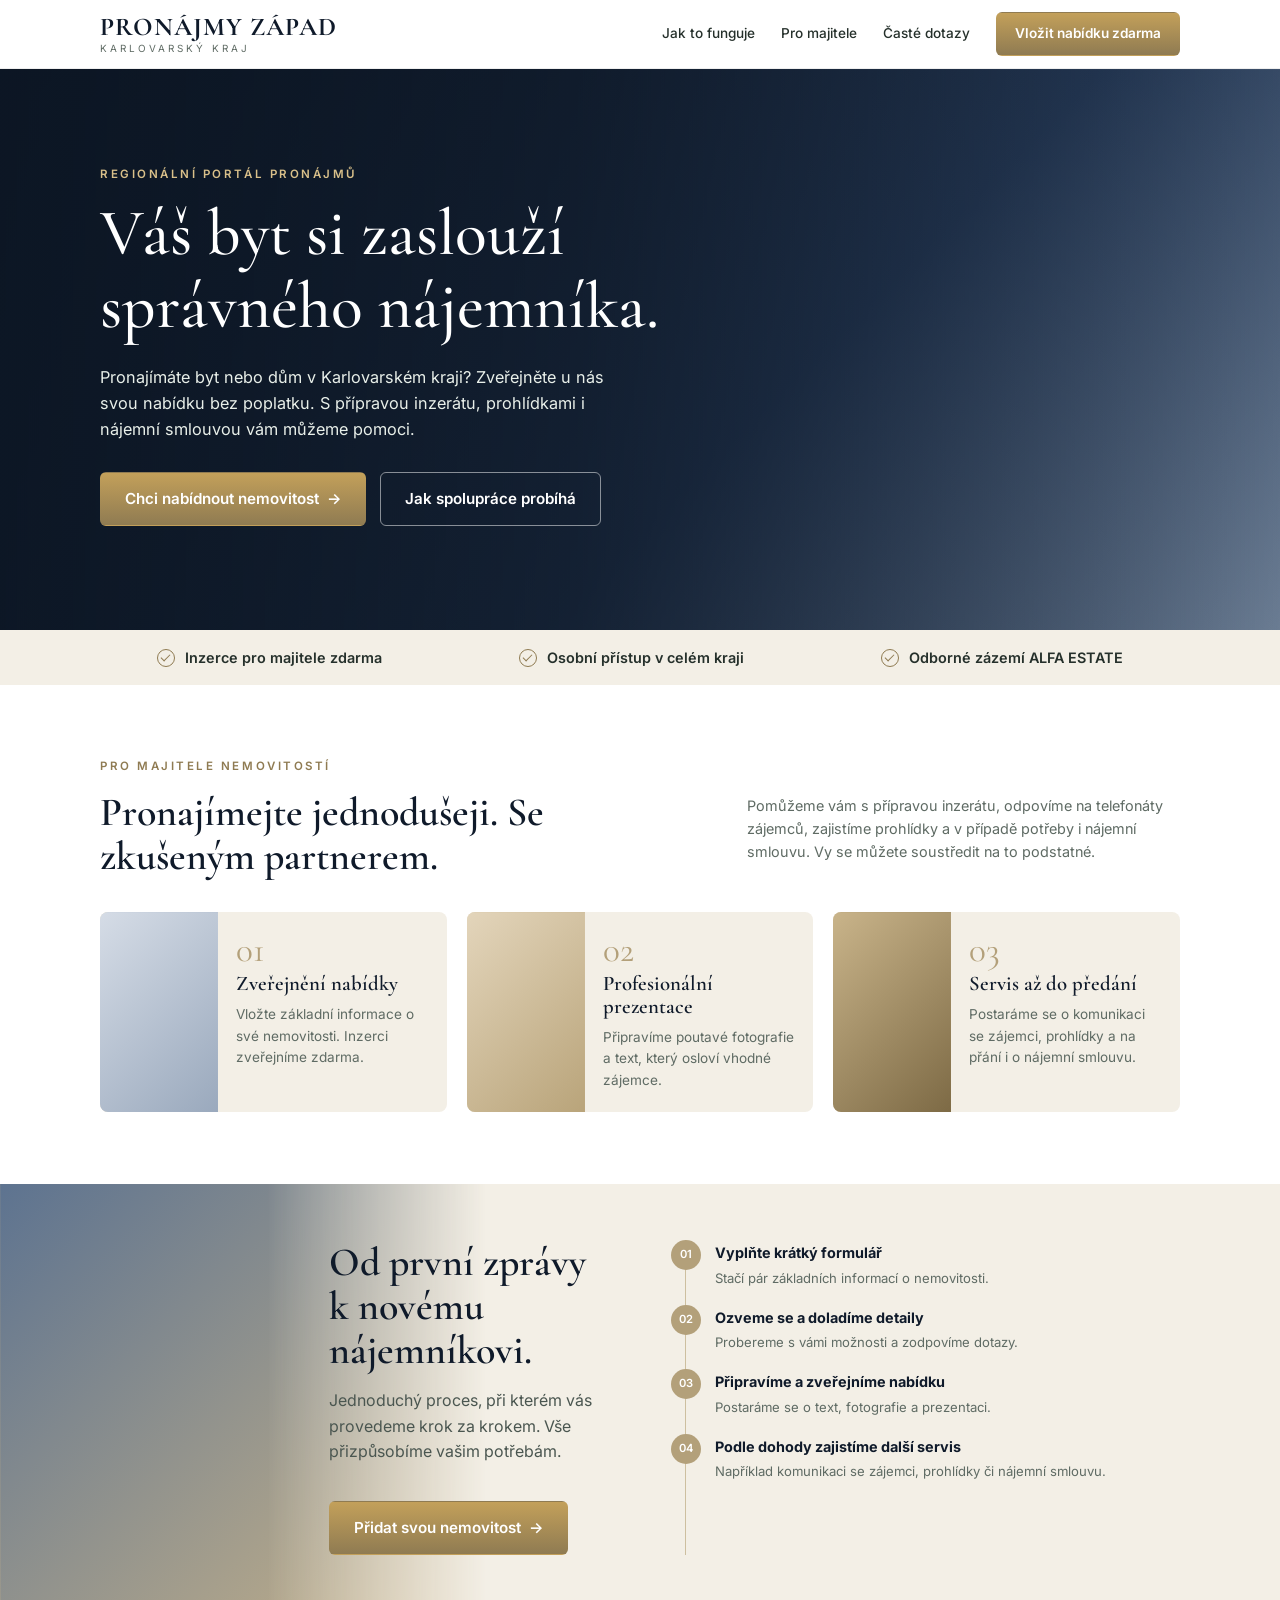
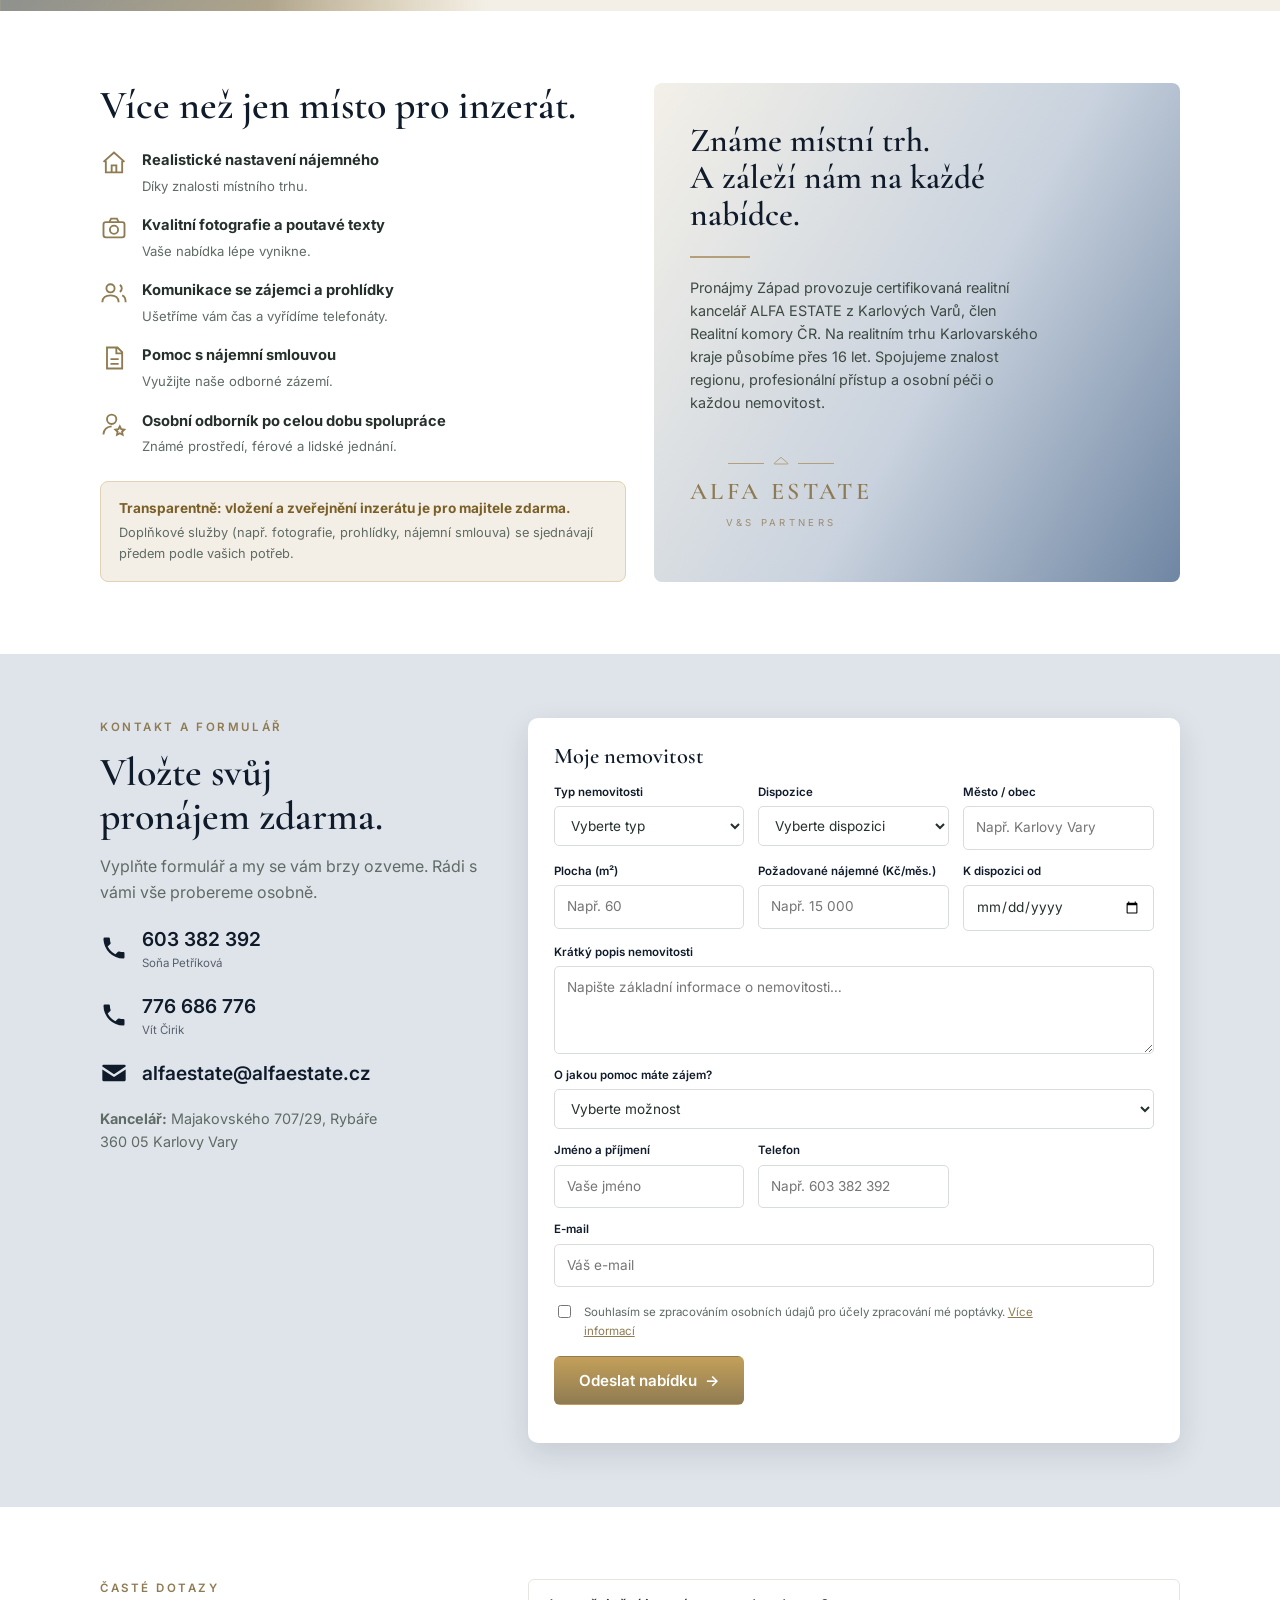
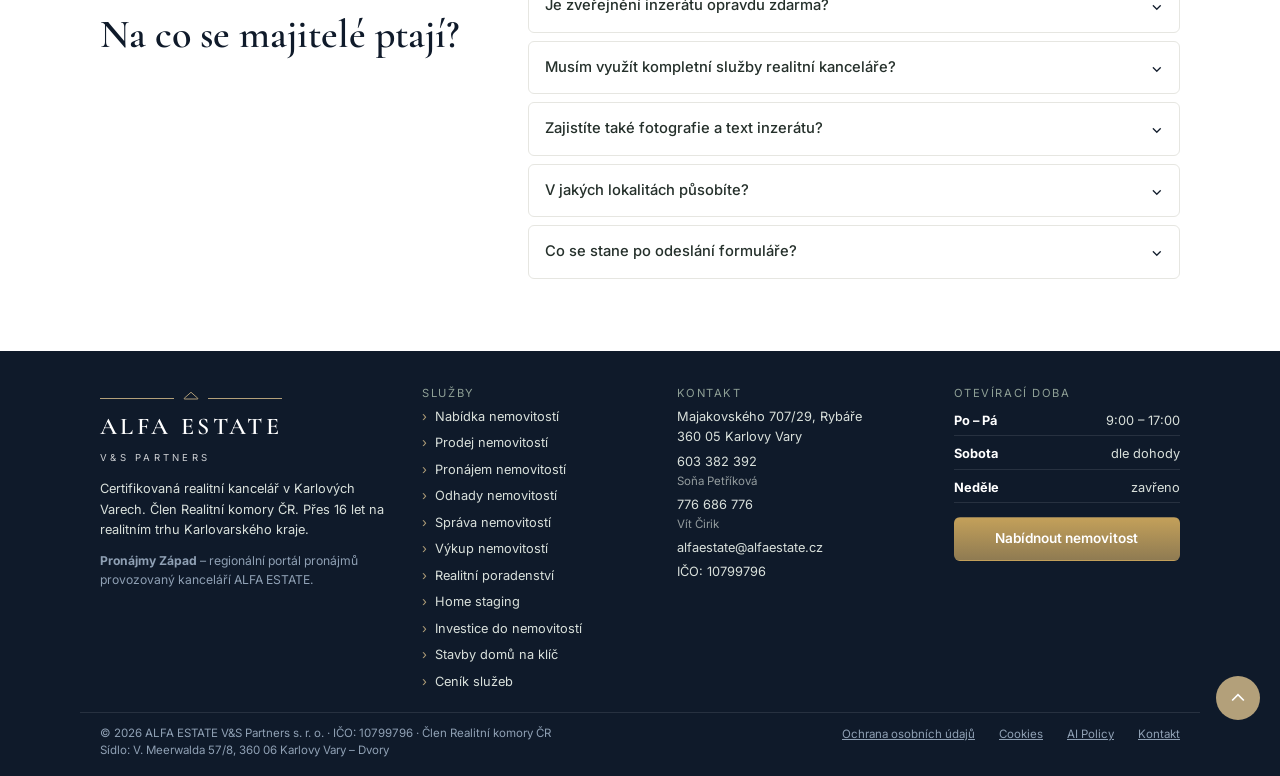
<file: index.html>
<!doctype html>
<html lang="cs">
<head>
<meta charset="utf-8">
<meta name="viewport" content="width=device-width, initial-scale=1">
<title>Pronájmy Západ – inzerce pronájmu zdarma v Karlovarském kraji</title>
<meta name="description" content="Pronajímáte byt nebo dům v Karlovarském kraji? Zveřejněte u nás nabídku zdarma. S přípravou inzerátu, prohlídkami i nájemní smlouvou vám pomůže ALFA ESTATE V&S Partners.">
<link rel="preconnect" href="https://fonts.googleapis.com">
<link rel="preconnect" href="https://fonts.gstatic.com" crossorigin>
<link href="https://fonts.googleapis.com/css2?family=Cormorant+Garamond:wght@500;600;700&family=Inter:wght@400;500;600&display=swap" rel="stylesheet">
<link rel="stylesheet" href="styles.css">
</head>
<body>

<header class="site-header">
  <div class="wrap header-in">
    <a class="logo" href="#top" aria-label="Pronájmy Západ – Karlovarský kraj">
      <span class="logo-main">Pronájmy Západ</span>
      <span class="logo-sub">Karlovarský kraj</span>
    </a>
    <nav class="nav" aria-label="Hlavní navigace">
      <a href="#jak-to-funguje">Jak to funguje</a>
      <a href="#pro-majitele">Pro majitele</a>
      <a href="#faq">Časté dotazy</a>
      <a class="btn btn-gold btn-sm" href="#formular">Vložit nabídku zdarma</a>
    </nav>
  </div>
</header>

<main id="top">

<section class="hero">
  <div class="wrap">
    <p class="eyebrow eyebrow-light">Regionální portál pronájmů</p>
    <h1>Váš byt si zaslouží<br>správného nájemníka.</h1>
    <p class="lead">Pronajímáte byt nebo dům v Karlovarském kraji? Zveřejněte u nás svou nabídku bez poplatku. S přípravou inzerátu, prohlídkami i nájemní smlouvou vám můžeme pomoci.</p>
    <div class="hero-cta">
      <a class="btn btn-gold" href="#formular">Chci nabídnout nemovitost <span aria-hidden="true">→</span></a>
      <a class="btn btn-ghost" href="#jak-to-funguje">Jak spolupráce probíhá</a>
    </div>
  </div>
</section>

<section class="trust">
  <div class="wrap trust-in">
    <span><i class="chk" aria-hidden="true"></i>Inzerce pro majitele zdarma</span>
    <span><i class="chk" aria-hidden="true"></i>Osobní přístup v celém kraji</span>
    <span><i class="chk" aria-hidden="true"></i>Odborné zázemí ALFA ESTATE</span>
  </div>
</section>

<section class="section" id="pro-majitele">
  <div class="wrap">
    <div class="head-split">
      <div>
        <p class="eyebrow">Pro majitele nemovitostí</p>
        <h2>Pronajímejte jednodušeji. Se zkušeným partnerem.</h2>
      </div>
      <p class="muted small">Pomůžeme vám s přípravou inzerátu, odpovíme na telefonáty zájemců, zajistíme prohlídky a v případě potřeby i nájemní smlouvu. Vy se můžete soustředit na to podstatné.</p>
    </div>

    <div class="cards">
      <article class="card">
        <div class="card-img img-1" role="img" aria-label="Notebook s inzerátem"></div>
        <div class="card-body">
          <span class="num">01</span>
          <h3>Zveřejnění nabídky</h3>
          <p>Vložte základní informace o své nemovitosti. Inzerci zveřejníme zdarma.</p>
        </div>
      </article>
      <article class="card">
        <div class="card-img img-2" role="img" aria-label="Zařízená ložnice"></div>
        <div class="card-body">
          <span class="num">02</span>
          <h3>Profesionální prezentace</h3>
          <p>Připravíme poutavé fotografie a text, který osloví vhodné zájemce.</p>
        </div>
      </article>
      <article class="card">
        <div class="card-img img-3" role="img" aria-label="Předání klíčů"></div>
        <div class="card-body">
          <span class="num">03</span>
          <h3>Servis až do předání</h3>
          <p>Postaráme se o komunikaci se zájemci, prohlídky a na přání i o nájemní smlouvu.</p>
        </div>
      </article>
    </div>
  </div>
</section>

<section class="process" id="jak-to-funguje">
  <div class="process-img" role="img" aria-label="Lázeňská kolonáda"></div>
  <div class="wrap process-in">
    <div class="process-text">
      <h2>Od první zprávy<br>k novému nájemníkovi.</h2>
      <p class="muted">Jednoduchý proces, při kterém vás provedeme krok za krokem. Vše přizpůsobíme vašim potřebám.</p>
      <a class="btn btn-gold" href="#formular">Přidat svou nemovitost <span aria-hidden="true">→</span></a>
    </div>
    <ol class="steps">
      <li><span class="dot">01</span><div><strong>Vyplňte krátký formulář</strong><p>Stačí pár základních informací o nemovitosti.</p></div></li>
      <li><span class="dot">02</span><div><strong>Ozveme se a doladíme detaily</strong><p>Probereme s vámi možnosti a zodpovíme dotazy.</p></div></li>
      <li><span class="dot">03</span><div><strong>Připravíme a zveřejníme nabídku</strong><p>Postaráme se o text, fotografie a prezentaci.</p></div></li>
      <li><span class="dot">04</span><div><strong>Podle dohody zajistíme další servis</strong><p>Například komunikaci se zájemci, prohlídky či nájemní smlouvu.</p></div></li>
    </ol>
  </div>
</section>

<section class="section">
  <div class="wrap more">
    <div>
      <h2>Více než jen místo pro inzerát.</h2>
      <ul class="feat">
        <li><i class="ic ic-home" aria-hidden="true"></i><div><strong>Realistické nastavení nájemného</strong><span>Díky znalosti místního trhu.</span></div></li>
        <li><i class="ic ic-cam" aria-hidden="true"></i><div><strong>Kvalitní fotografie a poutavé texty</strong><span>Vaše nabídka lépe vynikne.</span></div></li>
        <li><i class="ic ic-people" aria-hidden="true"></i><div><strong>Komunikace se zájemci a prohlídky</strong><span>Ušetříme vám čas a vyřídíme telefonáty.</span></div></li>
        <li><i class="ic ic-doc" aria-hidden="true"></i><div><strong>Pomoc s nájemní smlouvou</strong><span>Využijte naše odborné zázemí.</span></div></li>
        <li><i class="ic ic-person" aria-hidden="true"></i><div><strong>Osobní odborník po celou dobu spolupráce</strong><span>Známé prostředí, férové a lidské jednání.</span></div></li>
      </ul>
      <div class="note">
        <strong>Transparentně: vložení a zveřejnění inzerátu je pro majitele zdarma.</strong>
        <span>Doplňkové služby (např. fotografie, prohlídky, nájemní smlouva) se sjednávají předem podle vašich potřeb.</span>
      </div>
    </div>
    <aside class="about">
      <div class="about-in">
        <h2>Známe místní trh.<br>A záleží nám na každé nabídce.</h2>
        <hr class="gold-rule">
        <p>Pronájmy Západ provozuje certifikovaná realitní kancelář ALFA ESTATE z Karlových Varů, člen Realitní komory ČR. Na realitním trhu Karlovarského kraje působíme přes 16 let. Spojujeme znalost regionu, profesionální přístup a osobní péči o každou nemovitost.</p>
        <a class="alfa" href="https://www.alfaestate.cz" target="_blank" rel="noopener">
          <span class="alfa-top" aria-hidden="true"><i></i><svg viewBox="0 0 24 24" width="18" height="18" fill="none" stroke="currentColor" stroke-width="1.3"><path d="M3 11l9-8 9 8v1H3z" stroke-linejoin="round"/></svg><i></i></span><span class="alfa-name">ALFA ESTATE</span><span class="alfa-sub">V&amp;S Partners</span>
        </a>
      </div>
    </aside>
  </div>
</section>

<section class="contact" id="formular">
  <div class="wrap contact-in">
    <div class="contact-text">
      <p class="eyebrow">Kontakt a formulář</p>
      <h2>Vložte svůj<br>pronájem zdarma.</h2>
      <p class="muted">Vyplňte formulář a my se vám brzy ozveme. Rádi s vámi vše probereme osobně.</p>
      <p class="cline"><i class="ic ic-phone" aria-hidden="true"></i><span><a href="tel:+420603382392">603 382 392</a><small>Soňa Petříková</small></span></p>
      <p class="cline"><i class="ic ic-phone" aria-hidden="true"></i><span><a href="tel:+420776686776">776 686 776</a><small>Vít Čirik</small></span></p>
      <p class="cline"><i class="ic ic-mail" aria-hidden="true"></i><a href="mailto:alfaestate@alfaestate.cz">alfaestate@alfaestate.cz</a></p>
      <p class="addr"><strong>Kancelář:</strong> Majakovského 707/29, Rybáře<br>360 05 Karlovy Vary</p>
    </div>

    <form class="form" id="lead-form" novalidate>
      <h3>Moje nemovitost</h3>
      <div class="grid">
        <label>Typ nemovitosti
          <select name="typ" required>
            <option value="">Vyberte typ</option>
            <option>Byt</option><option>Rodinný dům</option><option>Chata / chalupa</option><option>Komerční prostor</option><option>Jiné</option>
          </select>
        </label>
        <label>Dispozice
          <select name="dispozice">
            <option value="">Vyberte dispozici</option>
            <option>Garsonka</option><option>1+kk</option><option>1+1</option><option>2+kk</option><option>2+1</option><option>3+kk</option><option>3+1</option><option>4+kk a větší</option>
          </select>
        </label>
        <label>Město / obec
          <input name="mesto" type="text" placeholder="Např. Karlovy Vary" required>
        </label>
        <label>Plocha (m²)
          <input name="plocha" type="number" min="1" inputmode="numeric" placeholder="Např. 60">
        </label>
        <label>Požadované nájemné (Kč/měs.)
          <input name="najemne" type="number" min="0" inputmode="numeric" placeholder="Např. 15 000">
        </label>
        <label>K dispozici od
          <input name="od" type="date">
        </label>
        <label class="full">Krátký popis nemovitosti
          <textarea name="popis" rows="3" placeholder="Napište základní informace o nemovitosti…"></textarea>
        </label>
        <label class="full">O jakou pomoc máte zájem?
          <select name="pomoc">
            <option value="">Vyberte možnost</option>
            <option>Pouze zveřejnění inzerátu</option>
            <option>Inzerát + fotografie a text</option>
            <option>Inzerát + komunikace a prohlídky</option>
            <option>Kompletní servis včetně nájemní smlouvy</option>
            <option>Zatím nevím, chci poradit</option>
          </select>
        </label>
        <label>Jméno a příjmení
          <input name="jmeno" type="text" autocomplete="name" placeholder="Vaše jméno" required>
        </label>
        <label>Telefon
          <input name="telefon" type="tel" autocomplete="tel" placeholder="Např. 603 382 392" required>
        </label>
        <label class="full">E-mail
          <input name="email" type="email" autocomplete="email" placeholder="Váš e-mail" required>
        </label>
        <input class="hp" type="text" name="web" tabindex="-1" autocomplete="off" aria-hidden="true">
      </div>
      <div class="form-foot">
        <label class="consent">
          <input type="checkbox" name="souhlas" required>
          <span>Souhlasím se zpracováním osobních údajů pro účely zpracování mé poptávky. <a href="zpracovani-osobnich-udaju.html">Více informací</a></span>
        </label>
        <button class="btn btn-gold" type="submit">Odeslat nabídku <span aria-hidden="true">→</span></button>
      </div>
      <p class="form-msg" id="form-msg" role="status" aria-live="polite"></p>
    </form>
  </div>
</section>

<section class="section faq" id="faq">
  <div class="wrap faq-in">
    <div>
      <p class="eyebrow">Časté dotazy</p>
      <h2>Na co se majitelé ptají?</h2>
    </div>
    <div class="acc">
      <details>
        <summary>Je zveřejnění inzerátu opravdu zdarma?</summary>
        <p>Ano. Vložení a zveřejnění inzerátu je pro majitele zdarma. Případné doplňkové služby (například fotografie, prohlídky nebo nájemní smlouva) se sjednávají předem a jen podle vašeho zájmu.</p>
      </details>
      <details>
        <summary>Musím využít kompletní služby realitní kanceláře?</summary>
        <p>Ne. Můžete zůstat jen u inzerce, nebo si vybrat jednotlivé služby. Rozsah spolupráce určujete vy.</p>
      </details>
      <details>
        <summary>Zajistíte také fotografie a text inzerátu?</summary>
        <p>Ano, na přání připravíme poutavý text i fotografie nemovitosti. Podmínky vám sdělíme předem, ještě než se rozhodnete.</p>
      </details>
      <details>
        <summary>V jakých lokalitách působíte?</summary>
        <p>Zaměřujeme se na Karlovarský kraj. Pokud si nejste jistí, zda vaše obec spadá do našeho regionu, stačí zavolat nebo napsat.</p>
      </details>
      <details>
        <summary>Co se stane po odeslání formuláře?</summary>
        <p>Ozveme se vám, doladíme detaily nemovitosti a domluvíme další postup. Odesláním formuláře se k ničemu nezavazujete.</p>
      </details>
    </div>
  </div>
</section>

</main>

<footer class="site-footer">
  <div class="wrap foot-in">
    <div class="f-brand">
      <a class="alfa alfa-light" href="https://www.alfaestate.cz" target="_blank" rel="noopener"><span class="alfa-top" aria-hidden="true"><i></i><svg viewBox="0 0 24 24" width="18" height="18" fill="none" stroke="currentColor" stroke-width="1.3"><path d="M3 11l9-8 9 8v1H3z" stroke-linejoin="round"/></svg><i></i></span><span class="alfa-name">ALFA ESTATE</span><span class="alfa-sub">V&amp;S Partners</span></a>
      <p>Certifikovaná realitní kancelář v Karlových Varech. Člen Realitní komory ČR. Přes 16 let na realitním trhu Karlovarského kraje.</p>
      <p class="f-pj"><strong>Pronájmy Západ</strong> – regionální portál pronájmů provozovaný kanceláří ALFA ESTATE.</p>
    </div>
    <div class="f-col">
      <span class="f-label">Služby</span>
      <ul class="f-list">
        <li><a href="https://alfaestate.cz/" target="_blank" rel="noopener">Nabídka nemovitostí</a></li>
        <li><a href="https://alfaestate.cz/" target="_blank" rel="noopener">Prodej nemovitostí</a></li>
        <li><a href="https://alfaestate.cz/pronajem-nemovitosti/" target="_blank" rel="noopener">Pronájem nemovitostí</a></li>
        <li><a href="https://alfaestate.cz/" target="_blank" rel="noopener">Odhady nemovitostí</a></li>
        <li><a href="https://alfaestate.cz/" target="_blank" rel="noopener">Správa nemovitostí</a></li>
        <li><a href="https://alfaestate.cz/" target="_blank" rel="noopener">Výkup nemovitostí</a></li>
        <li><a href="https://alfaestate.cz/" target="_blank" rel="noopener">Realitní poradenství</a></li>
        <li><a href="https://alfaestate.cz/" target="_blank" rel="noopener">Home staging</a></li>
        <li><a href="https://alfaestate.cz/" target="_blank" rel="noopener">Investice do nemovitostí</a></li>
        <li><a href="https://alfaestate.cz/" target="_blank" rel="noopener">Stavby domů na klíč</a></li>
        <li><a href="https://alfaestate.cz/" target="_blank" rel="noopener">Ceník služeb</a></li>
      </ul>
    </div>
    <div class="f-col">
      <span class="f-label">Kontakt</span>
      <span class="f-addr">Majakovského 707/29, Rybáře<br>360 05 Karlovy Vary</span>
      <a href="tel:+420603382392">603 382 392 <small>Soňa Petříková</small></a>
      <a href="tel:+420776686776">776 686 776 <small>Vít Čirik</small></a>
      <a href="mailto:alfaestate@alfaestate.cz">alfaestate@alfaestate.cz</a>
      <span>IČO: 10799796</span>
    </div>
    <div class="f-col">
      <span class="f-label">Otevírací doba</span>
      <span class="hrs"><b>Po – Pá</b> 9:00 – 17:00</span>
      <span class="hrs"><b>Sobota</b> dle dohody</span>
      <span class="hrs"><b>Neděle</b> zavřeno</span>
      <a class="btn btn-gold btn-sm" href="#formular">Nabídnout nemovitost</a>
    </div>
  </div>
  <div class="wrap legal">
    <span>© 2026 ALFA ESTATE V&amp;S Partners s.&nbsp;r.&nbsp;o. · IČO: 10799796 · Člen Realitní komory ČR<br>Sídlo: V. Meerwalda 57/8, 360 06 Karlovy Vary – Dvory</span>
    <a href="zpracovani-osobnich-udaju.html">Ochrana osobních údajů</a>
    <a href="https://alfaestate.cz/" target="_blank" rel="noopener">Cookies</a>
    <a href="https://alfaestate.cz/" target="_blank" rel="noopener">AI Policy</a>
    <a href="#formular">Kontakt</a>
  </div>
  <a class="to-top" href="#top" aria-label="Nahoru"><svg viewBox="0 0 24 24" width="20" height="20" fill="none" stroke="currentColor" stroke-width="2"><path d="M5 15l7-7 7 7"/></svg></a>
</footer>

<script src="script.js"></script>
</body>
</html>
</file>
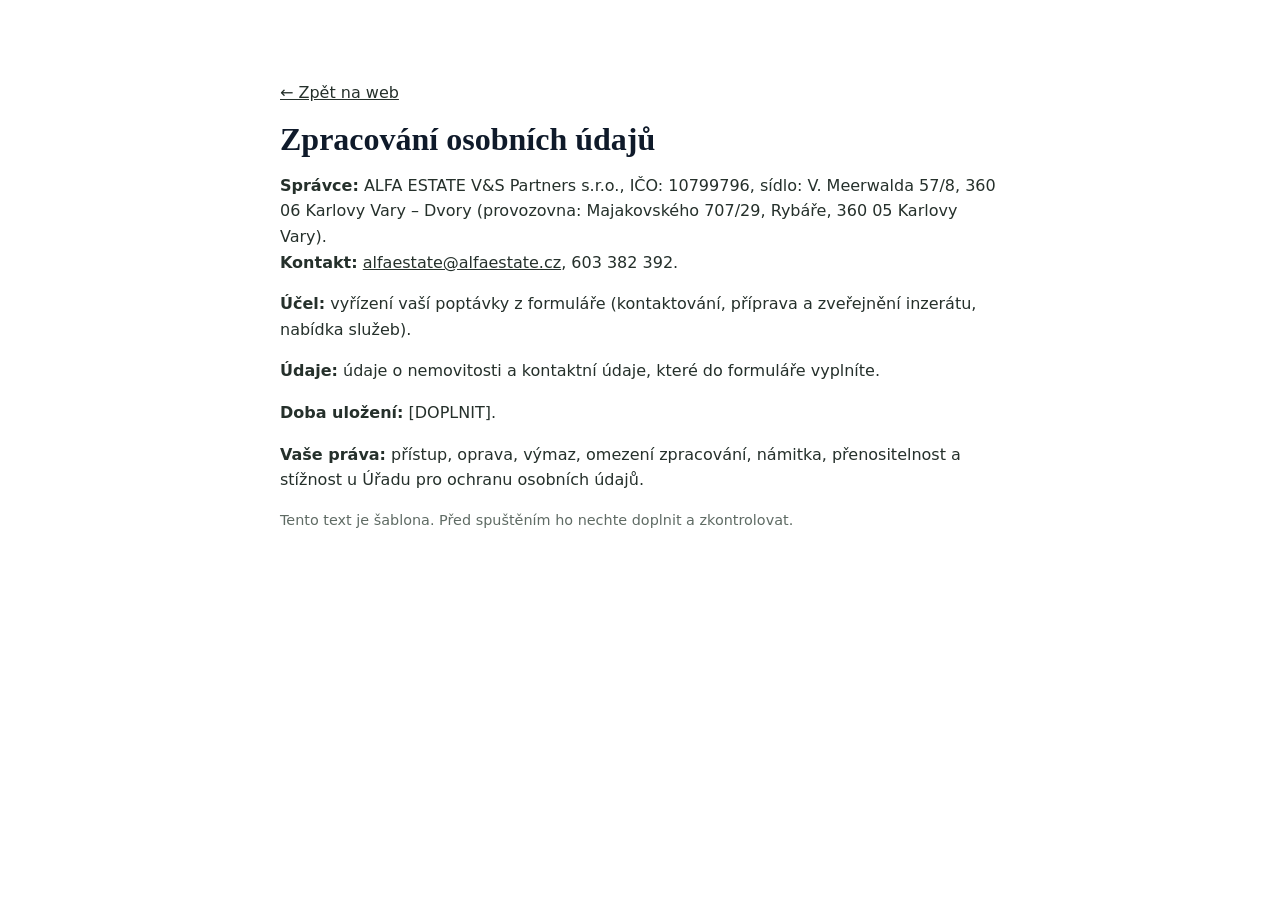
<file: zpracovani-osobnich-udaju.html>
<!doctype html>
<html lang="cs">
<head>
<meta charset="utf-8">
<meta name="viewport" content="width=device-width, initial-scale=1">
<title>Zpracování osobních údajů – Pronájmy Západ</title>
<link rel="stylesheet" href="styles.css">
</head>
<body>
<main class="wrap" style="padding:64px 20px;max-width:760px">
  <p><a href="index.html">← Zpět na web</a></p>
  <h1>Zpracování osobních údajů</h1>
  <p><strong>Správce:</strong> ALFA ESTATE V&amp;S Partners s.r.o., IČO: 10799796, sídlo: V. Meerwalda 57/8, 360 06 Karlovy Vary – Dvory (provozovna: Majakovského 707/29, Rybáře, 360 05 Karlovy Vary).<br>
  <strong>Kontakt:</strong> <a href="mailto:alfaestate@alfaestate.cz">alfaestate@alfaestate.cz</a>, 603 382 392.</p>
  <p><strong>Účel:</strong> vyřízení vaší poptávky z formuláře (kontaktování, příprava a zveřejnění inzerátu, nabídka služeb).</p>
  <p><strong>Údaje:</strong> údaje o nemovitosti a kontaktní údaje, které do formuláře vyplníte.</p>
  <p><strong>Doba uložení:</strong> [DOPLNIT].</p>
  <p><strong>Vaše práva:</strong> přístup, oprava, výmaz, omezení zpracování, námitka, přenositelnost a stížnost u Úřadu pro ochranu osobních údajů.</p>
  <p class="muted small">Tento text je šablona. Před spuštěním ho nechte doplnit a zkontrolovat.</p>
</main>
</body>
</html>
</file>
<file: styles.css>
:root{
  --green:#0f1a2a; --green-2:#1b2b42; --gold:#b3a07a; --gold-2:#8f7b52;
  --beige:#f3efe6; --beige-2:#e8e1d1; --sage:#dfe4ea; --ink:#25302b; --muted:#5f6b64; --white:#fff;
  --serif:"Cormorant Garamond",Georgia,serif; --sans:Inter,system-ui,sans-serif;
  /* Fotky: nahraďte url() vlastními snímky ve složce assets/ */
  --img-hero:none; --img-colonnade:none; --img-river:none;
  --img-1:none; --img-2:none; --img-3:none;
}
*{box-sizing:border-box}
html{scroll-behavior:smooth;scroll-padding-top:76px}
body{margin:0;font-family:var(--sans);color:var(--ink);background:var(--white);line-height:1.6;-webkit-font-smoothing:antialiased}
a{color:inherit}
h1,h2,h3{font-family:var(--serif);font-weight:600;line-height:1.1;margin:0;color:var(--green)}
.wrap{max-width:1120px;margin:0 auto;padding:0 20px}
.muted{color:var(--muted)} .small{font-size:.9rem}
.eyebrow{font-size:.72rem;letter-spacing:.22em;text-transform:uppercase;color:var(--gold-2);font-weight:600;margin:0 0 14px}
.eyebrow-light{color:#d9c08a}

.btn{display:inline-flex;align-items:center;gap:8px;padding:14px 24px;border-radius:6px;font-weight:600;font-size:.95rem;text-decoration:none;border:1px solid transparent;cursor:pointer;transition:.2s;font-family:var(--sans)}
.btn-gold{background:linear-gradient(180deg,#c3a05a,var(--gold-2));color:#fff}
.btn-gold:hover{filter:brightness(1.08);transform:translateY(-1px)}
.btn-ghost{border-color:rgba(255,255,255,.5);color:#fff}
.btn-ghost:hover{background:rgba(255,255,255,.12)}
.btn-sm{padding:10px 18px;font-size:.85rem}
:focus-visible{outline:3px solid var(--gold);outline-offset:2px}

.site-header{position:sticky;top:0;z-index:50;background:rgba(255,255,255,.96);backdrop-filter:blur(6px);border-bottom:1px solid #eee}
.header-in{display:flex;align-items:center;justify-content:space-between;height:68px}
.logo{text-decoration:none;display:flex;flex-direction:column;line-height:1}
.logo-main{font-family:var(--serif);font-size:1.6rem;font-weight:700;letter-spacing:.04em;text-transform:uppercase;color:var(--green)}
.logo-sub{font-size:.62rem;letter-spacing:.3em;text-transform:uppercase;color:var(--muted);margin-top:4px}
.nav{display:flex;align-items:center;gap:26px;font-size:.85rem;font-weight:500}
.nav a{text-decoration:none}.nav a:not(.btn):hover{color:var(--gold-2)}

.hero{background:linear-gradient(90deg,rgba(12,22,36,.95) 0%,rgba(12,22,36,.75) 45%,rgba(12,22,36,.15) 100%),var(--img-hero),linear-gradient(135deg,#0c1624,#2a4060 60%,#7b8ea6);background-size:cover;background-position:center;color:#fff;padding:96px 0 104px}
.hero h1{color:#fff;font-size:clamp(2.4rem,6vw,4.1rem);font-weight:500;margin-bottom:22px}
.lead{max-width:520px;font-size:1.02rem;color:#e8efe9;margin:0 0 30px}
.hero-cta{display:flex;flex-wrap:wrap;gap:14px}

.trust{background:var(--beige)}
.trust-in{display:flex;flex-wrap:wrap;justify-content:space-around;gap:10px 24px;padding-top:16px;padding-bottom:16px;font-size:.9rem;font-weight:600}
.chk{display:inline-block;width:18px;height:18px;border:1.5px solid var(--gold-2);border-radius:50%;margin-right:10px;vertical-align:-4px;position:relative}
.chk::after{content:"";position:absolute;left:5px;top:2px;width:4px;height:8px;border:solid var(--gold-2);border-width:0 1.5px 1.5px 0;transform:rotate(45deg)}

.section{padding:72px 0}
.head-split{display:grid;grid-template-columns:1.4fr 1fr;gap:40px;align-items:end;margin-bottom:34px}
h2{font-size:clamp(1.8rem,3.6vw,2.5rem)}
.cards{display:grid;grid-template-columns:repeat(3,1fr);gap:20px}
.card{display:grid;grid-template-columns:34% 1fr;background:var(--beige);border-radius:8px;overflow:hidden}
.card-img{background-size:cover;background-position:center;min-height:170px;background-color:var(--beige-2)}
.img-1{background-image:var(--img-1),linear-gradient(135deg,#d5dce6,#9aa9bd)}
.img-2{background-image:var(--img-2),linear-gradient(135deg,#e3d5bb,#b9a47a)}
.img-3{background-image:var(--img-3),linear-gradient(135deg,#c9b48a,#7d6a45)}
.card-body{padding:20px 18px}
.num{font-family:var(--serif);font-size:2.2rem;color:var(--gold);line-height:1;display:block;margin-bottom:6px}
.card h3{font-size:1.3rem;margin-bottom:8px}
.card p{margin:0;font-size:.85rem;color:var(--muted)}

.process{position:relative;background:var(--beige);overflow:hidden}
.process-img{position:absolute;inset:0 62% 0 0;background:var(--img-colonnade),linear-gradient(135deg,#5d7390,#c9b48a);background-size:cover;background-position:center;-webkit-mask-image:linear-gradient(90deg,#000 55%,transparent);mask-image:linear-gradient(90deg,#000 55%,transparent)}
.process-in{position:relative;display:grid;grid-template-columns:1fr 1fr;gap:40px;padding-top:56px;padding-bottom:56px;margin-left:auto}
.process-text{grid-column:1;padding-left:calc(50% - 20px);padding-left:0}
.process-in{grid-template-columns:1.1fr 1fr}
.process-text{margin-left:42%}.process-text .muted{color:#4a5650}
.process-text h2{margin-bottom:14px}
.process-text .btn{margin-top:20px}
.steps{list-style:none;margin:0;padding:0 0 0 20px;border-left:1px solid #cdbf9f;display:flex;flex-direction:column;gap:16px}
.steps li{display:flex;gap:14px;align-items:flex-start;margin-left:-35px}
.dot{flex:none;width:30px;height:30px;border-radius:50%;background:var(--gold);color:#fff;font-size:.7rem;font-weight:600;display:grid;place-items:center}
.steps strong{font-size:.9rem;color:var(--green)}.steps p{margin:2px 0 0;font-size:.82rem;color:var(--muted)}

.more{display:grid;grid-template-columns:1fr 1fr;gap:28px}
.more h2{margin-bottom:22px}
.feat{list-style:none;margin:0 0 22px;padding:0;display:grid;gap:16px}
.feat li{display:flex;gap:14px}.feat strong{display:block;font-size:.92rem}.feat span{font-size:.82rem;color:var(--muted)}
.note{background:var(--beige);border:1px solid #e0d2b4;border-radius:8px;padding:16px 18px;font-size:.85rem}
.note strong{display:block;color:#7a5f27;margin-bottom:2px}.note span{color:var(--muted);font-size:.8rem}
.about{border-radius:8px;overflow:hidden;background:var(--img-river),linear-gradient(120deg,#f3f0e8 0%,#c9d2de 55%,#6f86a3);background-size:cover;display:flex}
.about-in{padding:40px 36px;max-width:420px}
.about h2{font-size:clamp(1.6rem,3vw,2.1rem)}
.gold-rule{border:0;height:2px;width:60px;background:var(--gold);margin:18px 0}
.about p{font-size:.9rem;color:#3d4a43}
.alfa{display:inline-flex;flex-direction:column;margin-top:26px;text-decoration:none;color:var(--gold-2)}
.alfa-name{font-family:var(--serif);font-size:1.5rem;letter-spacing:.14em;font-weight:600}
.alfa-sub{font-size:.6rem;letter-spacing:.34em;text-transform:uppercase;opacity:.8}
.alfa-light{color:#fff;margin:0 0 14px}
.alfa-top{display:flex;align-items:center;gap:8px;color:var(--gold)}.alfa-top i{flex:1;height:1px;background:currentColor;min-width:36px}
.alfa{align-items:center}.alfa-sub{margin-top:4px}
.f-brand p{margin:0 0 10px;max-width:380px}.f-pj{color:#8fa0b4;font-size:.76rem}
.f-col small,.cline small{display:block;font-size:.72rem;font-weight:400;opacity:.65}
.cline{align-items:flex-start}.cline span{display:flex;flex-direction:column}
.addr{margin:18px 0 0;font-size:.9rem;color:var(--muted)}
.hrs{display:flex;justify-content:space-between;gap:12px;border-bottom:1px solid rgba(255,255,255,.1);padding:4px 0}.hrs b{color:#fff}
.f-col .btn{margin-top:10px;justify-content:center}

.ic{flex:none;width:28px;height:28px;display:inline-block;background:var(--gold-2);-webkit-mask:var(--m) center/contain no-repeat;mask:var(--m) center/contain no-repeat}
.ic-home{--m:url("data:image/svg+xml,%3Csvg xmlns='http://www.w3.org/2000/svg' viewBox='0 0 24 24' fill='none' stroke='%23000' stroke-width='1.6'%3E%3Cpath d='M3 11l9-8 9 8M5 10v10h14V10M10 20v-6h4v6'/%3E%3C/svg%3E")}
.ic-cam{--m:url("data:image/svg+xml,%3Csvg xmlns='http://www.w3.org/2000/svg' viewBox='0 0 24 24' fill='none' stroke='%23000' stroke-width='1.6'%3E%3Crect x='3' y='7' width='18' height='13' rx='2'/%3E%3Cpath d='M8 7l1.5-3h5L16 7'/%3E%3Ccircle cx='12' cy='13.5' r='3.5'/%3E%3C/svg%3E")}
.ic-people{--m:url("data:image/svg+xml,%3Csvg xmlns='http://www.w3.org/2000/svg' viewBox='0 0 24 24' fill='none' stroke='%23000' stroke-width='1.6'%3E%3Ccircle cx='9' cy='8' r='3.5'/%3E%3Cpath d='M2 20c0-4 3-6 7-6s7 2 7 6M17 5a3.5 3.5 0 010 6M19 14c2 .7 3 2.5 3 6'/%3E%3C/svg%3E")}
.ic-doc{--m:url("data:image/svg+xml,%3Csvg xmlns='http://www.w3.org/2000/svg' viewBox='0 0 24 24' fill='none' stroke='%23000' stroke-width='1.6'%3E%3Cpath d='M6 3h9l4 4v14H6zM14 3v5h5M9 13h7M9 17h7'/%3E%3C/svg%3E")}
.ic-person{--m:url("data:image/svg+xml,%3Csvg xmlns='http://www.w3.org/2000/svg' viewBox='0 0 24 24' fill='none' stroke='%23000' stroke-width='1.6'%3E%3Ccircle cx='10' cy='8' r='4'/%3E%3Cpath d='M3 21c0-4 3-7 7-7M17 14l1.2 2.4 2.6.4-1.9 1.8.5 2.6-2.4-1.3-2.4 1.3.5-2.6-1.9-1.8 2.6-.4z'/%3E%3C/svg%3E")}
.ic-phone{--m:url("data:image/svg+xml,%3Csvg xmlns='http://www.w3.org/2000/svg' viewBox='0 0 24 24'%3E%3Cpath d='M6.6 10.8a15 15 0 006.6 6.6l2.2-2.2a1 1 0 011-.25c1.1.37 2.3.57 3.6.57a1 1 0 011 1V20a1 1 0 01-1 1A17 17 0 013 4a1 1 0 011-1h3.5a1 1 0 011 1c0 1.250.2 2.500.57 3.600a1 1 0 01-.25 1z'/%3E%3C/svg%3E");background:var(--green)}
.ic-mail{--m:url("data:image/svg+xml,%3Csvg xmlns='http://www.w3.org/2000/svg' viewBox='0 0 24 24'%3E%3Cpath d='M3 5h18a1 1 0 011 1v.5l-10 6.5L2 6.500V6a1 1 0 011-1zm-1 4l10 6.500L22 9v9a1 1 0 01-1 1H3a1 1 0 01-1-1z'/%3E%3C/svg%3E");background:var(--green)}

.contact{background:var(--sage);padding:64px 0}
.contact-in{display:grid;grid-template-columns:1fr 1.7fr;gap:44px;align-items:start}
.contact-text h2{margin-bottom:16px}
.cline{display:flex;align-items:center;gap:14px;margin:18px 0 0;font-size:1.2rem;font-weight:600;color:var(--green)}
.cline a{text-decoration:none}.cline a:hover{color:var(--gold-2)}
.form{background:#fff;border-radius:10px;padding:26px;box-shadow:0 10px 30px rgba(15,26,42,.12)}
.form h3{font-size:1.4rem;margin-bottom:14px}
.grid{display:grid;grid-template-columns:repeat(3,1fr);gap:12px 14px}
.grid .full{grid-column:1/-1}
label{display:flex;flex-direction:column;gap:5px;font-size:.72rem;font-weight:600;color:var(--green)}
input,select,textarea{font:inherit;font-size:.85rem;font-weight:400;padding:10px 12px;border:1px solid #d9ddd9;border-radius:5px;background:#fff;color:var(--ink);width:100%}
input:focus,select:focus,textarea:focus{outline:2px solid var(--gold);border-color:var(--gold)}
.hp{position:absolute;left:-9999px;height:0;width:0;opacity:0}
.invalid{border-color:#b3412f!important}
.form-foot{display:flex;justify-content:space-between;align-items:center;gap:16px;margin-top:16px;flex-wrap:wrap}
.consent{flex-direction:row;gap:10px;font-weight:400;font-size:.72rem;color:var(--muted);max-width:480px;align-items:flex-start}
.consent input{width:auto;margin-top:2px}.consent a{color:var(--gold-2)}
.form-msg{margin:12px 0 0;font-size:.88rem;font-weight:600}
.form-msg.ok{color:#2c6b3f}.form-msg.err{color:#b3412f}

.faq-in{display:grid;grid-template-columns:1fr 1.7fr;gap:44px;align-items:start}
.acc{display:grid;gap:8px}
details{border:1px solid #e6e6e1;border-radius:6px;background:#fff}
summary{cursor:pointer;list-style:none;padding:14px 16px;font-size:.92rem;font-weight:500;display:flex;justify-content:space-between;gap:12px}
summary::-webkit-details-marker{display:none}
summary::after{content:"⌄";color:var(--green);transition:.2s}
details[open] summary::after{transform:rotate(180deg)}
details p{margin:0;padding:0 16px 16px;font-size:.88rem;color:var(--muted)}

.site-footer{background:#0f1a2a;color:#d9e0db;padding:34px 0 16px;font-size:.8rem}
.foot-in{display:grid;grid-template-columns:1.3fr 1fr 1.1fr 1fr;align-items:start;gap:28px;align-items:center}
.f-brand .logo-main{color:#fff;font-size:1.4rem}.f-brand .logo-sub{color:#aab6ae;display:block}
.f-col{display:flex;flex-direction:column;gap:4px}.f-label{font-size:.7rem;color:#8fa096;text-transform:uppercase;letter-spacing:.14em}
.f-col a{text-decoration:none}.f-col a:not(.btn):hover{color:var(--gold)}
.legal{display:flex;flex-wrap:wrap;gap:8px 24px;margin-top:20px;padding-top:12px;border-top:1px solid rgba(255,255,255,.1);font-size:.72rem;color:#8fa0b4}
.legal span{margin-right:auto}

@media (max-width:900px){
  .nav a:not(.btn){display:none}
  .head-split,.more,.contact-in,.faq-in,.process-in{grid-template-columns:1fr}
  .cards{grid-template-columns:1fr}
  .grid{grid-template-columns:1fr 1fr}
  .process-img{inset:0 0 auto 0;height:180px;position:relative;-webkit-mask-image:none;mask-image:none}
  .process-text{margin-left:0}
  .foot-in{grid-template-columns:1fr}
  .hero{padding:64px 0 72px}
}
@media (max-width:560px){
  .grid{grid-template-columns:1fr}
  .logo-main{font-size:1.25rem}
  .btn-sm{padding:9px 12px}
  .foot-in{grid-template-columns:1fr}
  .card{grid-template-columns:30% 1fr}
}
@media (prefers-reduced-motion:reduce){html{scroll-behavior:auto}*{transition:none!important}}

.f-list{list-style:none;margin:0;padding:0;display:grid;gap:6px}
.f-list a{text-decoration:none;display:inline-flex;gap:8px}.f-list a::before{content:"›";color:var(--gold)}
.f-list a:hover{color:var(--gold)}
.site-footer{position:relative}
.to-top{position:absolute;right:20px;bottom:56px;width:44px;height:44px;border-radius:50%;background:var(--gold);color:#fff;display:grid;place-items:center}
.to-top:hover{filter:brightness(1.1)}
.legal span{line-height:1.5}
@media (max-width:900px){.foot-in{grid-template-columns:1fr 1fr!important}}
@media (max-width:560px){.foot-in{grid-template-columns:1fr!important}.to-top{bottom:16px}}
.site-footer .foot-in{align-items:start}
.alfa-light{align-items:flex-start}
.alfa-light .alfa-top{width:100%}
@media (max-width:560px){.legal{padding-right:72px}}
</file>
